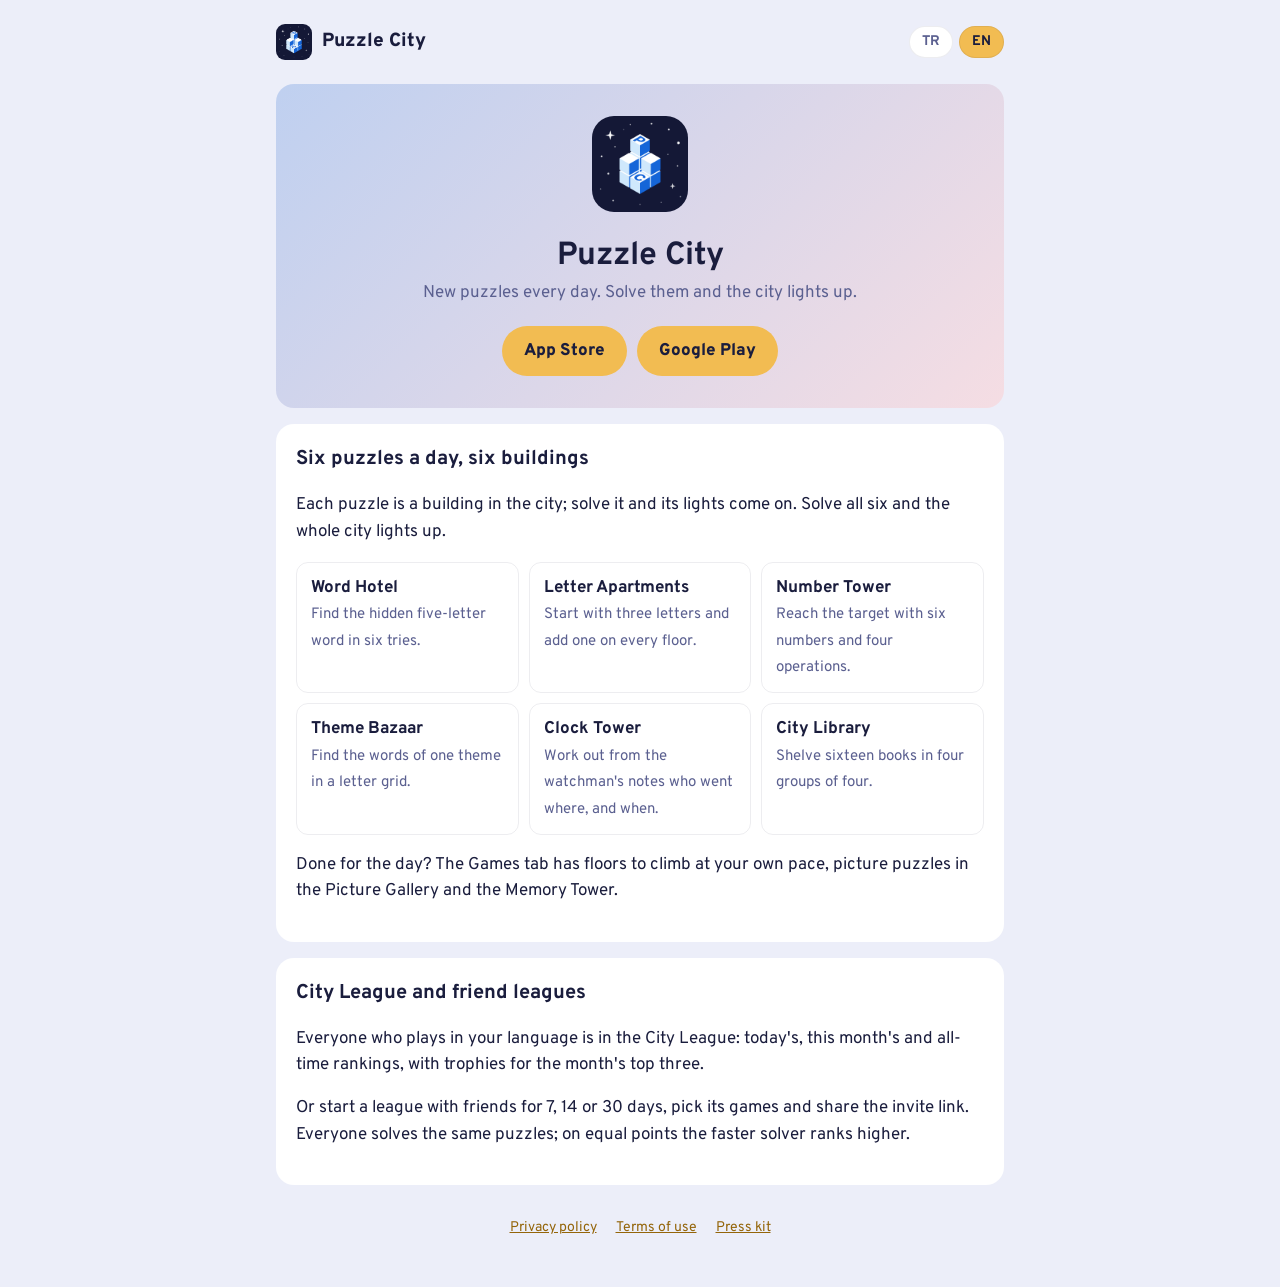
<file: index.html>
<!doctype html>
<html lang="en" data-lang="en"
      data-title-en="Puzzle City - Daily Puzzle and Leagues"
      data-title-tr="Bulmaca Şehri - Günlük Bulmaca ve Ligler">
<head>
  <meta charset="utf-8">
  <meta name="viewport" content="width=device-width, initial-scale=1">
  <title>Puzzle City - Daily Puzzle and Leagues</title>
  <meta name="description" content="Daily word and number puzzles in a city that lights up as you solve them, with leagues for you and your friends.">
  <link rel="icon" href="/assets/app_icon.png">
  <link rel="preconnect" href="https://fonts.googleapis.com">
  <link rel="preconnect" href="https://fonts.gstatic.com" crossorigin>
  <link href="https://fonts.googleapis.com/css2?family=Overpass:wght@400;700;800;900&display=swap" rel="stylesheet">
  <link rel="stylesheet" href="/assets/style.css?v=3">
  <script src="/assets/lang.js"></script>
</head>
<body>
  <div class="page">
    <div class="topbar">
      <a class="brand" href="/">
        <img src="/assets/app_icon.png" alt="">
        <span lang="en">Puzzle City</span><span lang="tr">Bulmaca Şehri</span>
      </a>
      <div class="lang-switch">
        <button type="button" data-set-lang="tr">TR</button>
        <button type="button" data-set-lang="en">EN</button>
      </div>
    </div>

    <section class="hero">
      <img src="/assets/app_icon.png" alt="">
      <h1 lang="en">Puzzle City</h1>
      <h1 lang="tr">Bulmaca Şehri</h1>
      <p lang="en">New puzzles every day. Solve them and the city lights up.</p>
      <p lang="tr">Her gün yeni bulmacalar. Çözdükçe şehrin ışıkları yanar.</p>
      <div class="stores">
        <a class="button" href="https://apps.apple.com/app/id6822248218">App Store</a>
        <a class="button" href="https://play.google.com/store/apps/details?id=com.alb.puzzlecity">Google Play</a>
      </div>
    </section>

    <section class="card">
      <h2 lang="en">Six puzzles a day, six buildings</h2>
      <h2 lang="tr">Günde altı bulmaca, altı bina</h2>
      <p lang="en">Each puzzle is a building in the city; solve it and its lights come on. Solve all six and the whole city lights up.</p>
      <p lang="tr">Her bulmaca şehirdeki bir bina; çözdükçe binanın ışıkları yanar. Altısını da çöz, bütün şehir aydınlansın.</p>
      <ul class="buildings">
        <li lang="en"><strong>Word Hotel</strong><span>Find the hidden five-letter word in six tries.</span></li>
        <li lang="tr"><strong>Kelime Oteli</strong><span>Beş harfli gizli kelimeyi altı denemede bul.</span></li>
        <li lang="en"><strong>Letter Apartments</strong><span>Start with three letters and add one on every floor.</span></li>
        <li lang="tr"><strong>Harf Apartmanı</strong><span>Üç harfle başla, her katta bir harf ekle.</span></li>
        <li lang="en"><strong>Number Tower</strong><span>Reach the target with six numbers and four operations.</span></li>
        <li lang="tr"><strong>Sayı Kulesi</strong><span>Altı sayı ve dört işlemle hedefe ulaş.</span></li>
        <li lang="en"><strong>Theme Bazaar</strong><span>Find the words of one theme in a letter grid.</span></li>
        <li lang="tr"><strong>Tema Çarşısı</strong><span>Harf ızgarasında bir temanın kelimelerini bul.</span></li>
        <li lang="en"><strong>Clock Tower</strong><span>Work out from the watchman's notes who went where, and when.</span></li>
        <li lang="tr"><strong>Saat Kulesi</strong><span>Bekçinin notlarından kimin ne zaman nereye gittiğini çıkar.</span></li>
        <li lang="en"><strong>City Library</strong><span>Shelve sixteen books in four groups of four.</span></li>
        <li lang="tr"><strong>Şehir Kütüphanesi</strong><span>On altı kitabı dörder dörder raflara diz.</span></li>
      </ul>
      <p lang="en">Done for the day? The Games tab has floors to climb at your own pace, picture puzzles in the Picture Gallery and the Memory Tower.</p>
      <p lang="tr">Günün bulmacaları bitti mi? Oyunlar sekmesinde kendi hızında çıkacağın katlar, Resim Galerisi'nde resim bulmacaları ve Hafıza Kulesi var.</p>
    </section>

    <section class="card">
      <h2 lang="en">City League and friend leagues</h2>
      <h2 lang="tr">Şehir Ligi ve arkadaş ligleri</h2>
      <p lang="en">Everyone who plays in your language is in the City League: today's, this month's and all-time rankings, with trophies for the month's top three.</p>
      <p lang="tr">Aynı dilde oynayan herkes Şehir Ligi'nde: günün, ayın ve tüm zamanların sıralaması; ayın ilk üçüne kupa.</p>
      <p lang="en">Or start a league with friends for 7, 14 or 30 days, pick its games and share the invite link. Everyone solves the same puzzles; on equal points the faster solver ranks higher.</p>
      <p lang="tr">Ya da arkadaşlarınla 7, 14 ya da 30 günlük bir lig kur, oyunlarını seç ve davet bağlantısını paylaş. Herkes aynı bulmacaları çözer; eşit puanda daha hızlı çözen öne geçer.</p>
    </section>

    <footer>
      <a href="/privacy/"><span lang="en">Privacy policy</span><span lang="tr">Gizlilik politikası</span></a>
      <a href="/terms/"><span lang="en">Terms of use</span><span lang="tr">Kullanım koşulları</span></a>
      <a href="/press/"><span lang="en">Press kit</span><span lang="tr">Basın kiti</span></a>
    </footer>
  </div>
</body>
</html>
</file>
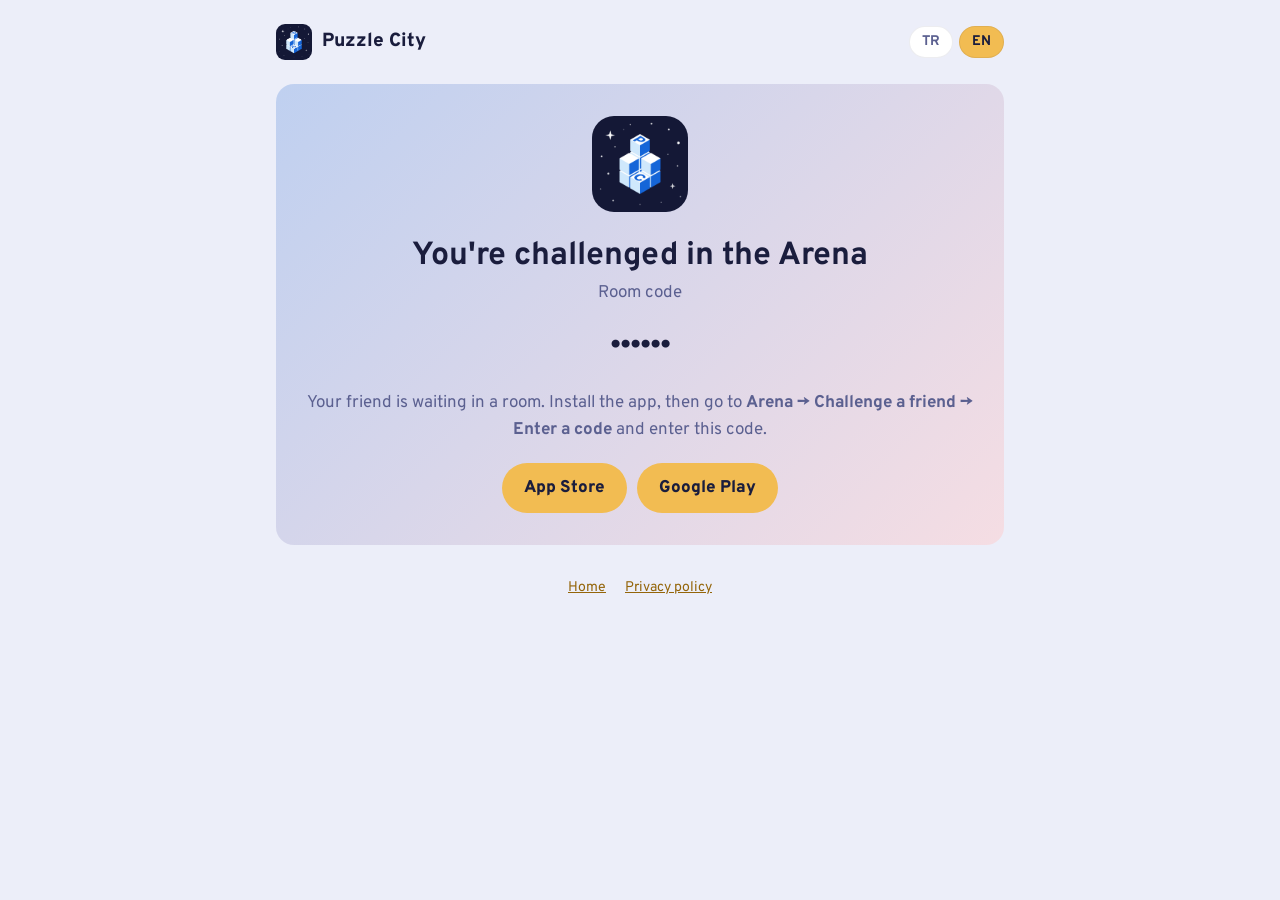
<file: arena/index.html>
<!doctype html>
<html lang="en" data-lang="en"
      data-title-en="A challenge in the Arena - Puzzle City"
      data-title-tr="Arena'da meydan okuma - Bulmaca Şehri">
<head>
  <meta charset="utf-8">
  <meta name="viewport" content="width=device-width, initial-scale=1">
  <title>A challenge in the Arena - Puzzle City</title>
  <meta name="robots" content="noindex">
  <link rel="icon" href="/assets/app_icon.png">
  <link rel="preconnect" href="https://fonts.googleapis.com">
  <link rel="preconnect" href="https://fonts.gstatic.com" crossorigin>
  <link href="https://fonts.googleapis.com/css2?family=Overpass:wght@400;700;800;900&display=swap" rel="stylesheet">
  <link rel="stylesheet" href="/assets/style.css?v=3">
  <script src="/assets/lang.js"></script>
</head>
<body>
  <!-- An Arena room's link (/arena/?code=ABC234). With the app installed,
       the phone opens the app straight in the room; this page is for
       everyone else. -->
  <div class="page">
    <div class="topbar">
      <a class="brand" href="/">
        <img src="/assets/app_icon.png" alt="">
        <span lang="en">Puzzle City</span><span lang="tr">Bulmaca Şehri</span>
      </a>
      <div class="lang-switch">
        <button type="button" data-set-lang="tr">TR</button>
        <button type="button" data-set-lang="en">EN</button>
      </div>
    </div>

    <section class="hero">
      <img src="/assets/app_icon.png" alt="">
      <h1 lang="en">You're challenged in the Arena</h1>
      <h1 lang="tr">Arena'da sana meydan okundu</h1>
      <p id="code-label" lang="en">Room code</p>
      <p lang="tr">Oda kodu</p>
      <div class="code" id="code">······</div>
      <p lang="en">Your friend is waiting in a room. Install the app, then go to <strong>Arena → Challenge a friend → Enter a code</strong> and enter this code.</p>
      <p lang="tr">Arkadaşın bir odada seni bekliyor. Uygulamayı yükle, sonra <strong>Arena → Arkadaşına meydan oku → Kod gir</strong> yolunu izle ve bu kodu yaz.</p>
      <div class="stores">
        <a class="button" href="https://apps.apple.com/app/id6822248218">App Store</a>
        <a class="button" href="https://play.google.com/store/apps/details?id=com.alb.puzzlecity">Google Play</a>
      </div>
    </section>

    <footer>
      <a href="/"><span lang="en">Home</span><span lang="tr">Ana sayfa</span></a>
      <a href="/privacy/"><span lang="en">Privacy policy</span><span lang="tr">Gizlilik politikası</span></a>
    </footer>
  </div>
  <script>
    // Only a real code (6 letters and digits) is shown.
    var code = (new URLSearchParams(location.search).get("code") || "").toUpperCase();
    if (/^[A-Z0-9]{6}$/.test(code)) document.getElementById("code").textContent = code;
  </script>
</body>
</html>
</file>
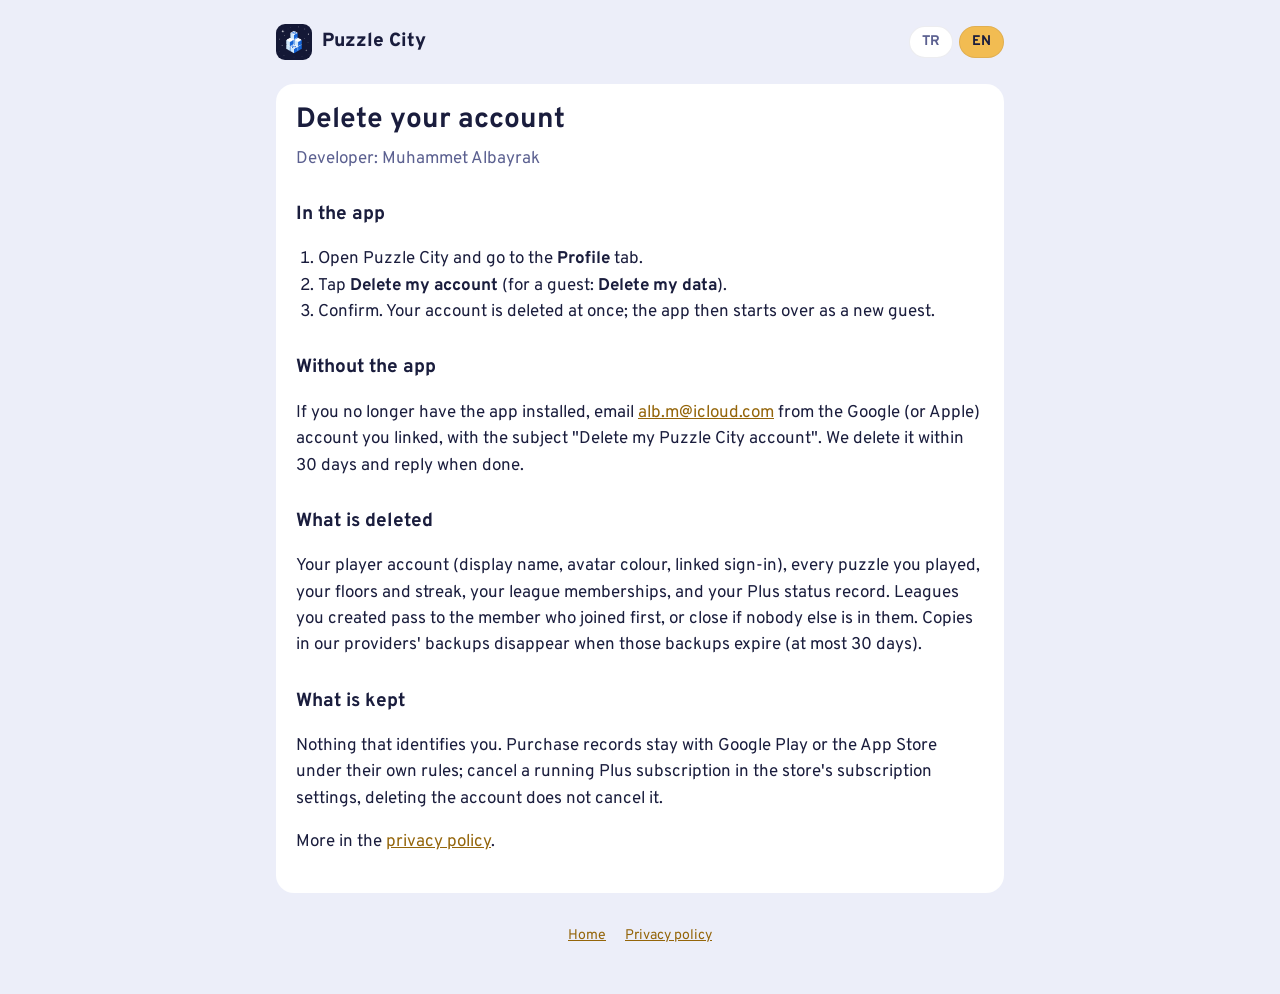
<file: delete-account/index.html>
<!doctype html>
<html lang="en" data-lang="en"
      data-title-en="Delete your account - Puzzle City"
      data-title-tr="Hesabını sil - Bulmaca Şehri">
<head>
  <meta charset="utf-8">
  <meta name="viewport" content="width=device-width, initial-scale=1">
  <title>Delete your account - Puzzle City</title>
  <link rel="icon" href="/assets/app_icon.png">
  <link rel="preconnect" href="https://fonts.googleapis.com">
  <link rel="preconnect" href="https://fonts.gstatic.com" crossorigin>
  <link href="https://fonts.googleapis.com/css2?family=Overpass:wght@400;700;800;900&display=swap" rel="stylesheet">
  <link rel="stylesheet" href="/assets/style.css?v=3">
  <script src="/assets/lang.js"></script>
</head>
<body>
  <div class="page">
    <div class="topbar">
      <a class="brand" href="/">
        <img src="/assets/app_icon.png" alt="">
        <span lang="en">Puzzle City</span><span lang="tr">Bulmaca Şehri</span>
      </a>
      <div class="lang-switch">
        <button type="button" data-set-lang="tr">TR</button>
        <button type="button" data-set-lang="en">EN</button>
      </div>
    </div>

    <article class="card legal" lang="en">
      <h1>Delete your account</h1>
      <p class="updated">Developer: Muhammet Albayrak</p>

      <h2>In the app</h2>
      <ol>
        <li>Open Puzzle City and go to the <strong>Profile</strong> tab.</li>
        <li>Tap <strong>Delete my account</strong> (for a guest: <strong>Delete my data</strong>).</li>
        <li>Confirm. Your account is deleted at once; the app then starts over as a new guest.</li>
      </ol>

      <h2>Without the app</h2>
      <p>If you no longer have the app installed, email <a href="mailto:alb.m@icloud.com?subject=Delete%20my%20Puzzle%20City%20account">alb.m@icloud.com</a> from the Google (or Apple) account you linked, with the subject "Delete my Puzzle City account". We delete it within 30 days and reply when done.</p>

      <h2>What is deleted</h2>
      <p>Your player account (display name, avatar colour, linked sign-in), every puzzle you played, your floors and streak, your league memberships, and your Plus status record. Leagues you created pass to the member who joined first, or close if nobody else is in them. Copies in our providers' backups disappear when those backups expire (at most 30 days).</p>

      <h2>What is kept</h2>
      <p>Nothing that identifies you. Purchase records stay with Google Play or the App Store under their own rules; cancel a running Plus subscription in the store's subscription settings, deleting the account does not cancel it.</p>

      <p>More in the <a href="/privacy/">privacy policy</a>.</p>
    </article>

    <article class="card legal" lang="tr">
      <h1>Hesabını sil</h1>
      <p class="updated">Geliştirici: Muhammet Albayrak</p>

      <h2>Uygulamanın içinden</h2>
      <ol>
        <li>Bulmaca Şehri'ni aç, <strong>Profil</strong> sekmesine git.</li>
        <li><strong>Hesabımı sil</strong>'e dokun (misafirsen <strong>Verilerimi sil</strong>).</li>
        <li>Onayla. Hesabın hemen silinir; uygulama yeni bir misafir olarak baştan başlar.</li>
      </ol>

      <h2>Uygulama olmadan</h2>
      <p>Uygulama artık telefonunda yoksa, bağladığın Google (ya da Apple) hesabından <a href="mailto:alb.m@icloud.com?subject=Bulmaca%20%C5%9Eehri%20hesab%C4%B1m%C4%B1%20sil">alb.m@icloud.com</a> adresine "Bulmaca Şehri hesabımı sil" konulu bir e-posta gönder. 30 gün içinde sileriz ve bittiğinde yanıt veririz.</p>

      <h2>Silinenler</h2>
      <p>Oyuncu hesabın (görünen ad, avatar rengi, bağlı giriş), oynadığın bütün bulmacalar, katların ve serin, lig üyeliklerin ve Plus durumu kaydın. Kurduğun ligler ilk katılan üyeye geçer, kimse yoksa kapanır. Sağlayıcılarımızın yedeklerindeki kopyalar yedekler silinince (en çok 30 gün) kaybolur.</p>

      <h2>Kalanlar</h2>
      <p>Seni tanımlayan hiçbir şey kalmaz. Satın alma kayıtları Google Play ya da App Store'da kendi kurallarına göre durur; süren bir Plus aboneliğini mağazanın abonelik ayarlarından iptal et, hesabı silmek aboneliği iptal etmez.</p>

      <p>Ayrıntılar <a href="/privacy/">gizlilik politikasında</a>.</p>
    </article>

    <footer>
      <a href="/"><span lang="en">Home</span><span lang="tr">Ana sayfa</span></a>
      <a href="/privacy/"><span lang="en">Privacy policy</span><span lang="tr">Gizlilik politikası</span></a>
    </footer>
  </div>
</body>
</html>
</file>
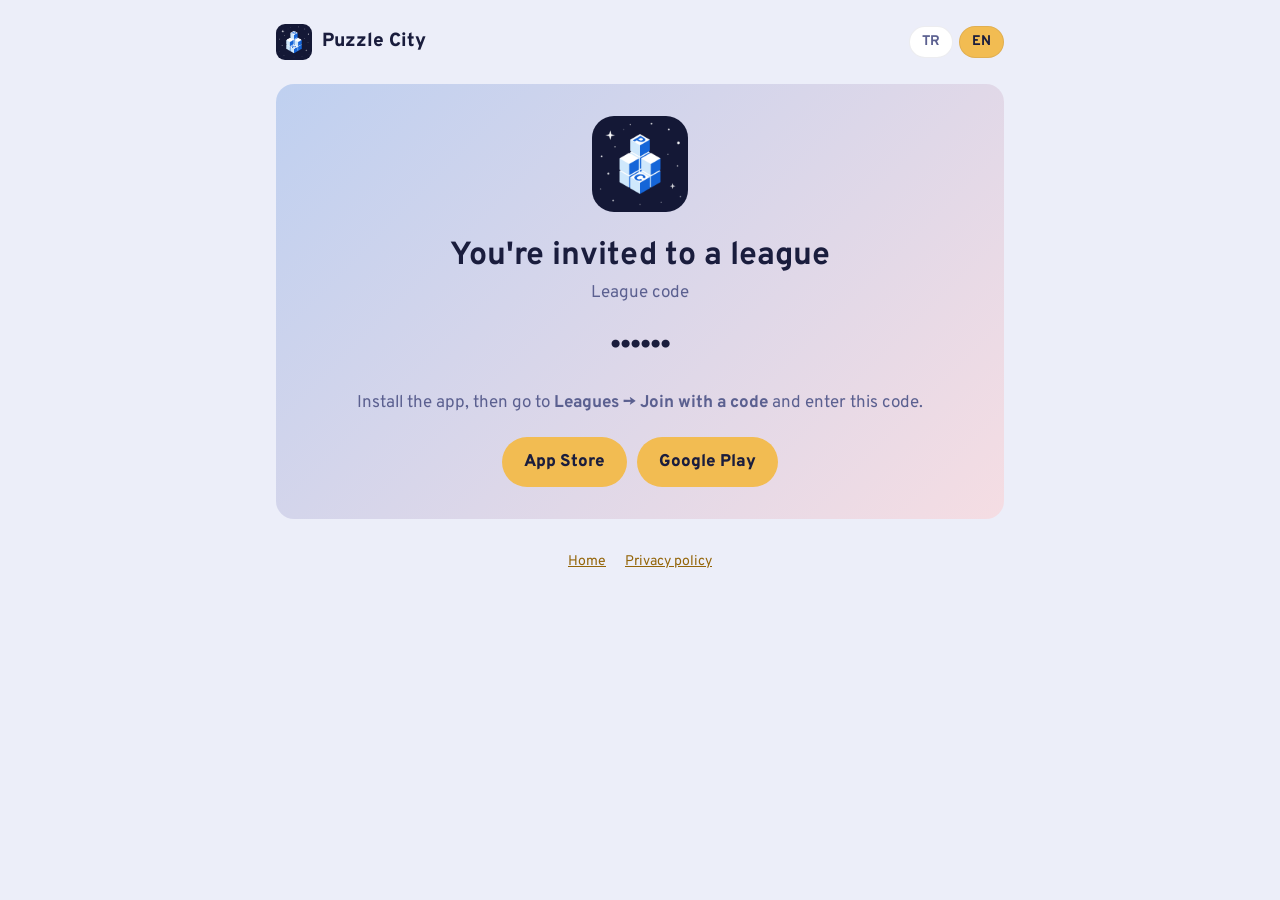
<file: join/index.html>
<!doctype html>
<html lang="en" data-lang="en"
      data-title-en="Join a league - Puzzle City"
      data-title-tr="Lige katıl - Bulmaca Şehri">
<head>
  <meta charset="utf-8">
  <meta name="viewport" content="width=device-width, initial-scale=1">
  <title>Join a league - Puzzle City</title>
  <meta name="robots" content="noindex">
  <link rel="icon" href="/assets/app_icon.png">
  <link rel="preconnect" href="https://fonts.googleapis.com">
  <link rel="preconnect" href="https://fonts.gstatic.com" crossorigin>
  <link href="https://fonts.googleapis.com/css2?family=Overpass:wght@400;700;800;900&display=swap" rel="stylesheet">
  <link rel="stylesheet" href="/assets/style.css?v=3">
  <script src="/assets/lang.js"></script>
</head>
<body>
  <!-- An invite link (/join/?code=ABC234). With the app installed, the phone
       opens the app straight away; this page is for everyone else. -->
  <div class="page">
    <div class="topbar">
      <a class="brand" href="/">
        <img src="/assets/app_icon.png" alt="">
        <span lang="en">Puzzle City</span><span lang="tr">Bulmaca Şehri</span>
      </a>
      <div class="lang-switch">
        <button type="button" data-set-lang="tr">TR</button>
        <button type="button" data-set-lang="en">EN</button>
      </div>
    </div>

    <section class="hero">
      <img src="/assets/app_icon.png" alt="">
      <h1 lang="en">You're invited to a league</h1>
      <h1 lang="tr">Bir lige davet edildin</h1>
      <p id="code-label" lang="en">League code</p>
      <p lang="tr">Lig kodu</p>
      <div class="code" id="code">······</div>
      <p lang="en">Install the app, then go to <strong>Leagues → Join with a code</strong> and enter this code.</p>
      <p lang="tr">Uygulamayı yükle, sonra <strong>Ligler → Koda katıl</strong>'a git ve bu kodu yaz.</p>
      <div class="stores">
        <a class="button" href="https://apps.apple.com/app/id6822248218">App Store</a>
        <a class="button" href="https://play.google.com/store/apps/details?id=com.alb.puzzlecity">Google Play</a>
      </div>
    </section>

    <footer>
      <a href="/"><span lang="en">Home</span><span lang="tr">Ana sayfa</span></a>
      <a href="/privacy/"><span lang="en">Privacy policy</span><span lang="tr">Gizlilik politikası</span></a>
    </footer>
  </div>
  <script>
    // Only a real code (6 letters and digits) is shown.
    var code = (new URLSearchParams(location.search).get("code") || "").toUpperCase();
    if (/^[A-Z0-9]{6}$/.test(code)) document.getElementById("code").textContent = code;
  </script>
</body>
</html>
</file>
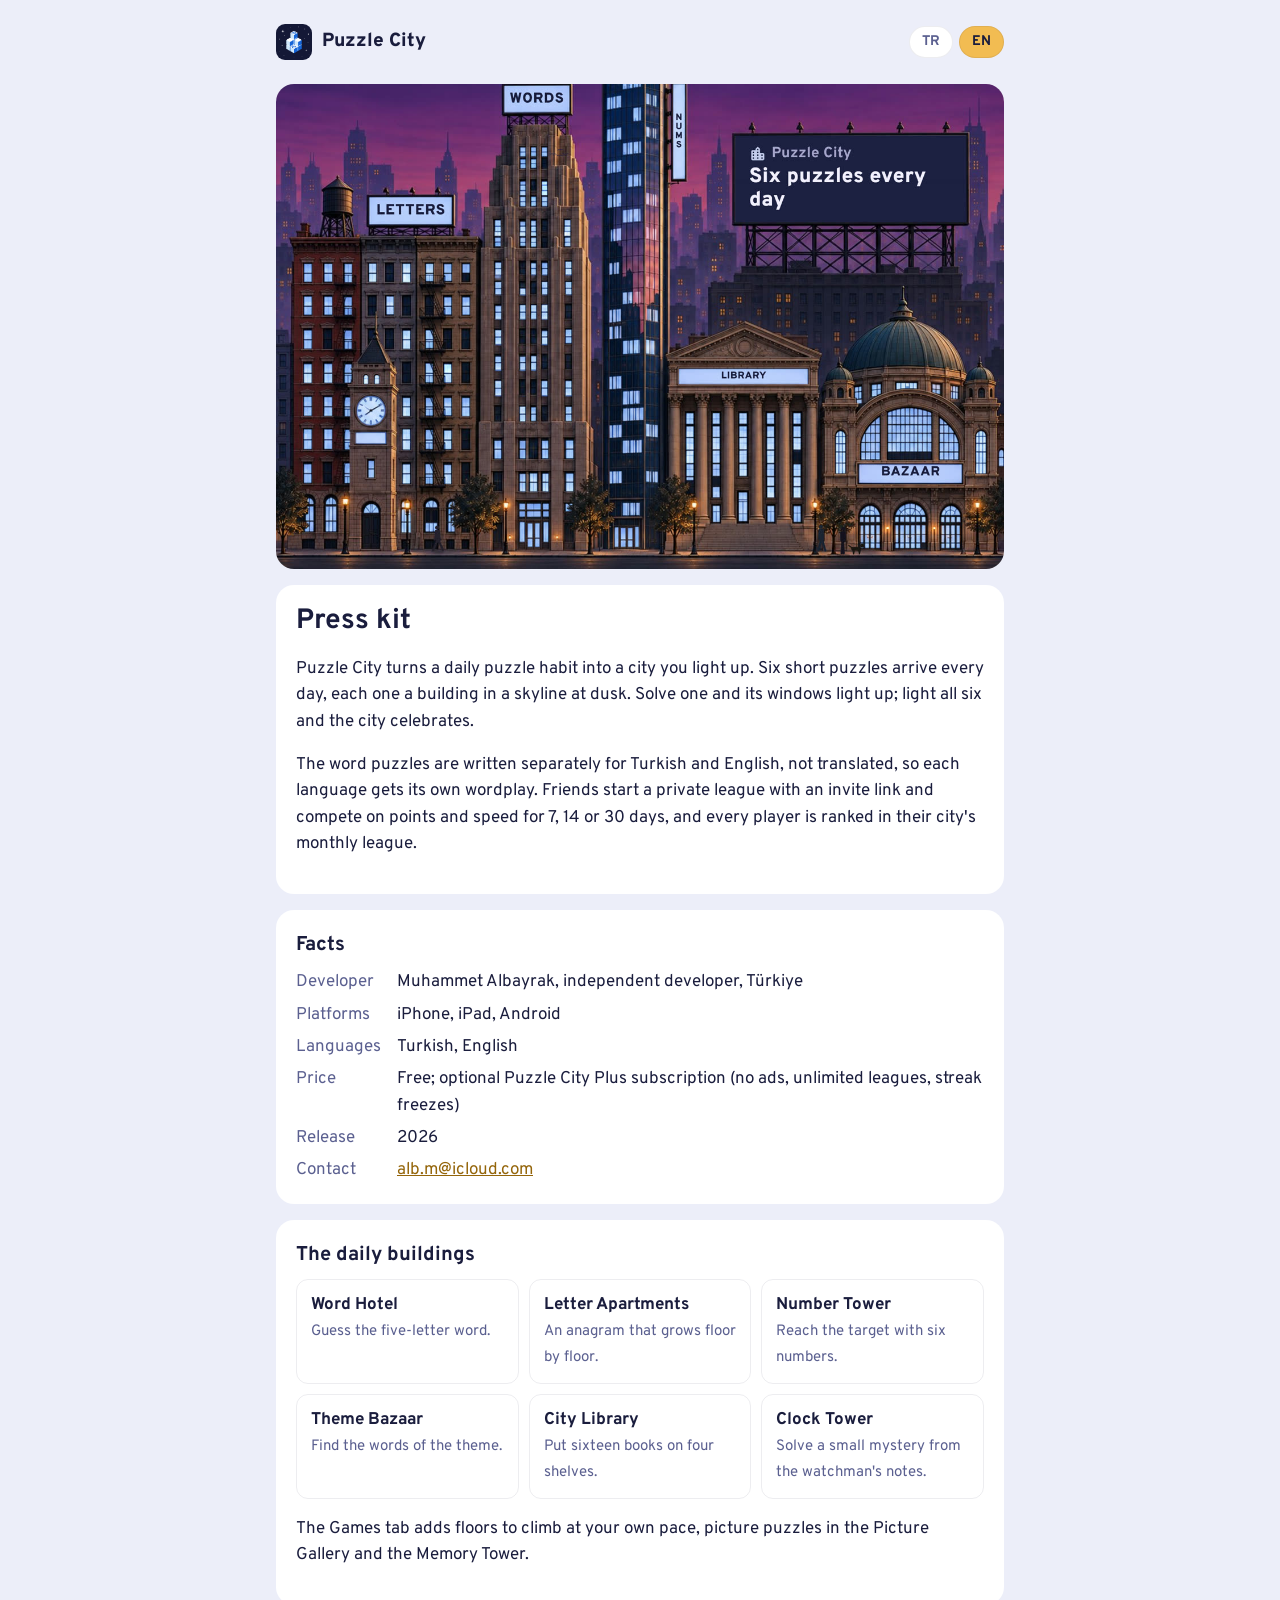
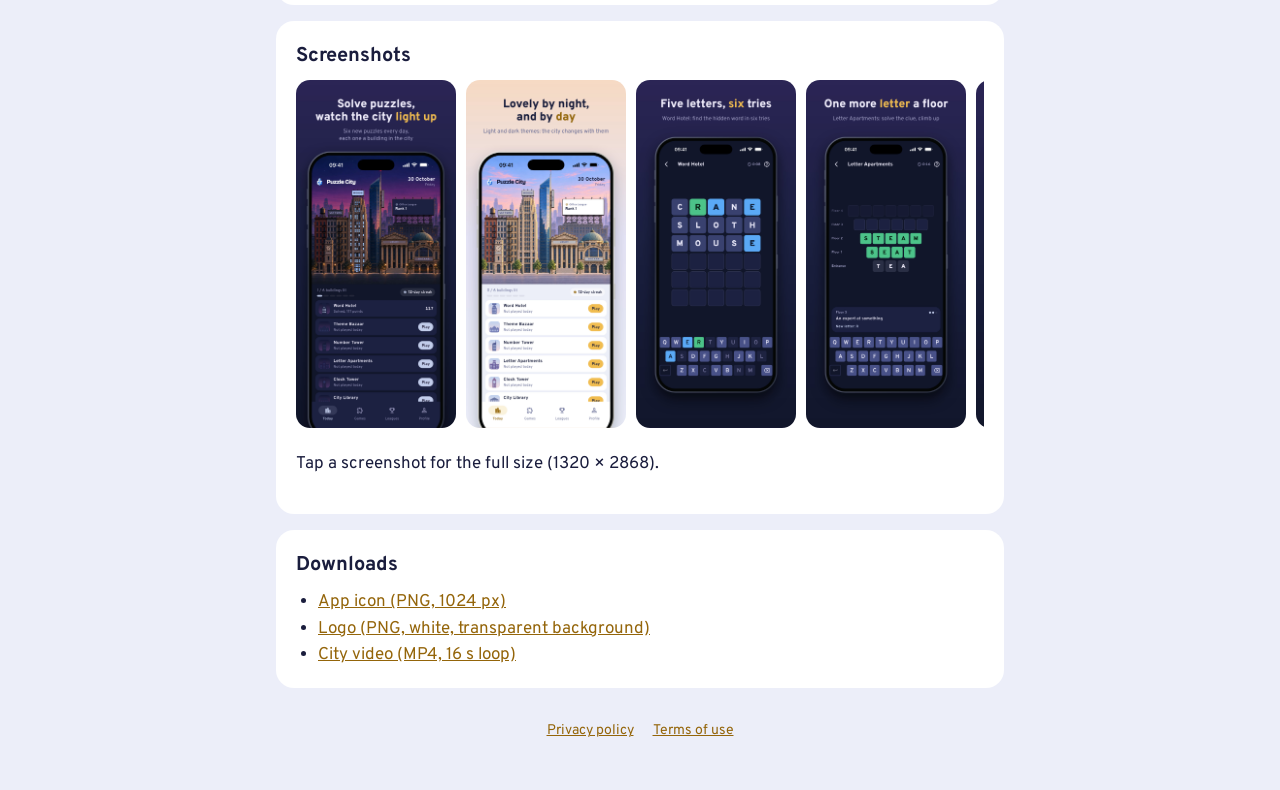
<file: press/index.html>
<!doctype html>
<html lang="en" data-lang="en"
      data-title-en="Press kit - Puzzle City"
      data-title-tr="Basın kiti - Bulmaca Şehri">
<head>
  <meta charset="utf-8">
  <meta name="viewport" content="width=device-width, initial-scale=1">
  <title>Press kit - Puzzle City</title>
  <meta name="description" content="Puzzle City press kit: six daily puzzles in a city that lights up as you solve them, with leagues for friends.">
  <link rel="icon" href="/assets/app_icon.png">
  <link rel="preconnect" href="https://fonts.googleapis.com">
  <link rel="preconnect" href="https://fonts.gstatic.com" crossorigin>
  <link href="https://fonts.googleapis.com/css2?family=Overpass:wght@400;700;800;900&display=swap" rel="stylesheet">
  <link rel="stylesheet" href="/assets/style.css?v=3">
  <script src="/assets/lang.js"></script>
</head>
<body>
  <div class="page">
    <div class="topbar">
      <a class="brand" href="/">
        <img src="/assets/app_icon.png" alt="">
        <span lang="en">Puzzle City</span><span lang="tr">Bulmaca Şehri</span>
      </a>
      <div class="lang-switch">
        <button type="button" data-set-lang="tr">TR</button>
        <button type="button" data-set-lang="en">EN</button>
      </div>
    </div>

    <video class="city-video" lang="en" src="city-en.mp4" poster="city-en.jpg"
           autoplay muted loop playsinline aria-label="The city at night: birds, people and cars passing, windows switching on and off"></video>
    <video class="city-video" lang="tr" src="city-tr.mp4" poster="city-tr.jpg"
           autoplay muted loop playsinline aria-label="Gece şehir: geçen kuşlar, insanlar ve arabalar, yanıp sönen pencereler"></video>

    <section class="card">
      <h1 lang="en">Press kit</h1>
      <h1 lang="tr">Basın kiti</h1>
      <p lang="en">Puzzle City turns a daily puzzle habit into a city you light up. Six short puzzles arrive every day, each one a building in a skyline at dusk. Solve one and its windows light up; light all six and the city celebrates.</p>
      <p lang="tr">Bulmaca Şehri, günlük bulmaca alışkanlığını aydınlattığın bir şehre çeviriyor. Her gün altı kısa bulmaca gelir; her biri alacakaranlıktaki şehrin bir binasıdır. Birini çözdüğünde pencereleri yanar; altısını da yakınca şehir kutlama yapar.</p>
      <p lang="en">The word puzzles are written separately for Turkish and English, not translated, so each language gets its own wordplay. Friends start a private league with an invite link and compete on points and speed for 7, 14 or 30 days, and every player is ranked in their city's monthly league.</p>
      <p lang="tr">Kelime bulmacaları Türkçe ve İngilizce için ayrı ayrı yazılır, çevrilmez; böylece her dilin kendi kelime oyunları olur. Arkadaşlar bir davet bağlantısıyla özel lig kurar ve 7, 14 ya da 30 gün boyunca puan ve hızla yarışır; her oyuncu kendi şehrinin aylık liginde de sıralanır.</p>
    </section>

    <section class="card">
      <h2 lang="en">Facts</h2>
      <h2 lang="tr">Bilgiler</h2>
      <dl class="facts">
        <dt lang="en">Developer</dt><dt lang="tr">Geliştirici</dt>
        <dd lang="en">Muhammet Albayrak, independent developer, Türkiye</dd>
        <dd lang="tr">Muhammet Albayrak, bağımsız geliştirici, Türkiye</dd>
        <dt lang="en">Platforms</dt><dt lang="tr">Platformlar</dt>
        <dd>iPhone, iPad, Android</dd>
        <dt lang="en">Languages</dt><dt lang="tr">Diller</dt>
        <dd lang="en">Turkish, English</dd>
        <dd lang="tr">Türkçe, İngilizce</dd>
        <dt lang="en">Price</dt><dt lang="tr">Fiyat</dt>
        <dd lang="en">Free; optional Puzzle City Plus subscription (no ads, unlimited leagues, streak freezes)</dd>
        <dd lang="tr">Ücretsiz; isteğe bağlı Bulmaca Şehri Plus aboneliği (reklamsız, sınırsız lig, seri dondurma)</dd>
        <dt lang="en">Release</dt><dt lang="tr">Çıkış</dt>
        <dd>2026</dd>
        <dt lang="en">Contact</dt><dt lang="tr">İletişim</dt>
        <dd><a href="mailto:alb.m@icloud.com">alb.m@icloud.com</a></dd>
      </dl>
    </section>

    <section class="card">
      <h2 lang="en">The daily buildings</h2>
      <h2 lang="tr">Günlük binalar</h2>
      <ul class="buildings">
        <li lang="en"><strong>Word Hotel</strong><span>Guess the five-letter word.</span></li>
        <li lang="tr"><strong>Kelime Oteli</strong><span>Beş harfli kelimeyi bul.</span></li>
        <li lang="en"><strong>Letter Apartments</strong><span>An anagram that grows floor by floor.</span></li>
        <li lang="tr"><strong>Harf Apartmanı</strong><span>Kat kat büyüyen bir anagram.</span></li>
        <li lang="en"><strong>Number Tower</strong><span>Reach the target with six numbers.</span></li>
        <li lang="tr"><strong>Sayı Kulesi</strong><span>Altı sayıyla hedefe ulaş.</span></li>
        <li lang="en"><strong>Theme Bazaar</strong><span>Find the words of the theme.</span></li>
        <li lang="tr"><strong>Tema Çarşısı</strong><span>Temanın kelimelerini bul.</span></li>
        <li lang="en"><strong>City Library</strong><span>Put sixteen books on four shelves.</span></li>
        <li lang="tr"><strong>Şehir Kütüphanesi</strong><span>On altı kitabı dört rafa diz.</span></li>
        <li lang="en"><strong>Clock Tower</strong><span>Solve a small mystery from the watchman's notes.</span></li>
        <li lang="tr"><strong>Saat Kulesi</strong><span>Bekçinin notlarından küçük bir gizemi çöz.</span></li>
      </ul>
      <p lang="en">The Games tab adds floors to climb at your own pace, picture puzzles in the Picture Gallery and the Memory Tower.</p>
      <p lang="tr">Oyunlar sekmesinde kendi hızında çıkacağın katlar, Resim Galerisi'nde resim bulmacaları ve Hafıza Kulesi var.</p>
    </section>

    <section class="card">
      <h2 lang="en">Screenshots</h2>
      <h2 lang="tr">Ekran görüntüleri</h2>
      <div class="shots" lang="en">
        <a href="en-1.jpg"><img src="en-1.jpg" loading="lazy" alt="The city at night with its buildings lit"></a>
        <a href="en-2.jpg"><img src="en-2.jpg" loading="lazy" alt="The city by day, in the light theme"></a>
        <a href="en-3.jpg"><img src="en-3.jpg" loading="lazy" alt="Word Hotel"></a>
        <a href="en-4.jpg"><img src="en-4.jpg" loading="lazy" alt="Letter Apartments"></a>
        <a href="en-5.jpg"><img src="en-5.jpg" loading="lazy" alt="Number Tower"></a>
        <a href="en-6.jpg"><img src="en-6.jpg" loading="lazy" alt="Clock Tower"></a>
        <a href="en-7.jpg"><img src="en-7.jpg" loading="lazy" alt="City Library"></a>
        <a href="en-8.jpg"><img src="en-8.jpg" loading="lazy" alt="A league table"></a>
      </div>
      <div class="shots" lang="tr">
        <a href="tr-1.jpg"><img src="tr-1.jpg" loading="lazy" alt="Binaları ışıl ışıl gece şehir"></a>
        <a href="tr-2.jpg"><img src="tr-2.jpg" loading="lazy" alt="Açık temada gündüz şehir"></a>
        <a href="tr-3.jpg"><img src="tr-3.jpg" loading="lazy" alt="Kelime Oteli"></a>
        <a href="tr-4.jpg"><img src="tr-4.jpg" loading="lazy" alt="Harf Apartmanı"></a>
        <a href="tr-5.jpg"><img src="tr-5.jpg" loading="lazy" alt="Sayı Kulesi"></a>
        <a href="tr-6.jpg"><img src="tr-6.jpg" loading="lazy" alt="Saat Kulesi"></a>
        <a href="tr-7.jpg"><img src="tr-7.jpg" loading="lazy" alt="Şehir Kütüphanesi"></a>
        <a href="tr-8.jpg"><img src="tr-8.jpg" loading="lazy" alt="Bir lig tablosu"></a>
      </div>
      <p lang="en">Tap a screenshot for the full size (1320 × 2868).</p>
      <p lang="tr">Tam boyu (1320 × 2868) için görsele dokun.</p>
    </section>

    <section class="card">
      <h2 lang="en">Downloads</h2>
      <h2 lang="tr">İndirilebilir dosyalar</h2>
      <ul class="downloads">
        <li><a href="icon-1024.png" download><span lang="en">App icon (PNG, 1024 px)</span><span lang="tr">Uygulama simgesi (PNG, 1024 px)</span></a></li>
        <li><a href="logo.png" download><span lang="en">Logo (PNG, white, transparent background)</span><span lang="tr">Logo (PNG, beyaz, saydam zemin)</span></a></li>
        <li lang="en"><a href="city-en.mp4" download>City video (MP4, 16 s loop)</a></li>
        <li lang="tr"><a href="city-tr.mp4" download>Şehir videosu (MP4, 16 sn döngü)</a></li>
      </ul>
    </section>

    <footer>
      <a href="/privacy/"><span lang="en">Privacy policy</span><span lang="tr">Gizlilik politikası</span></a>
      <a href="/terms/"><span lang="en">Terms of use</span><span lang="tr">Kullanım koşulları</span></a>
    </footer>
  </div>
</body>
</html>
</file>
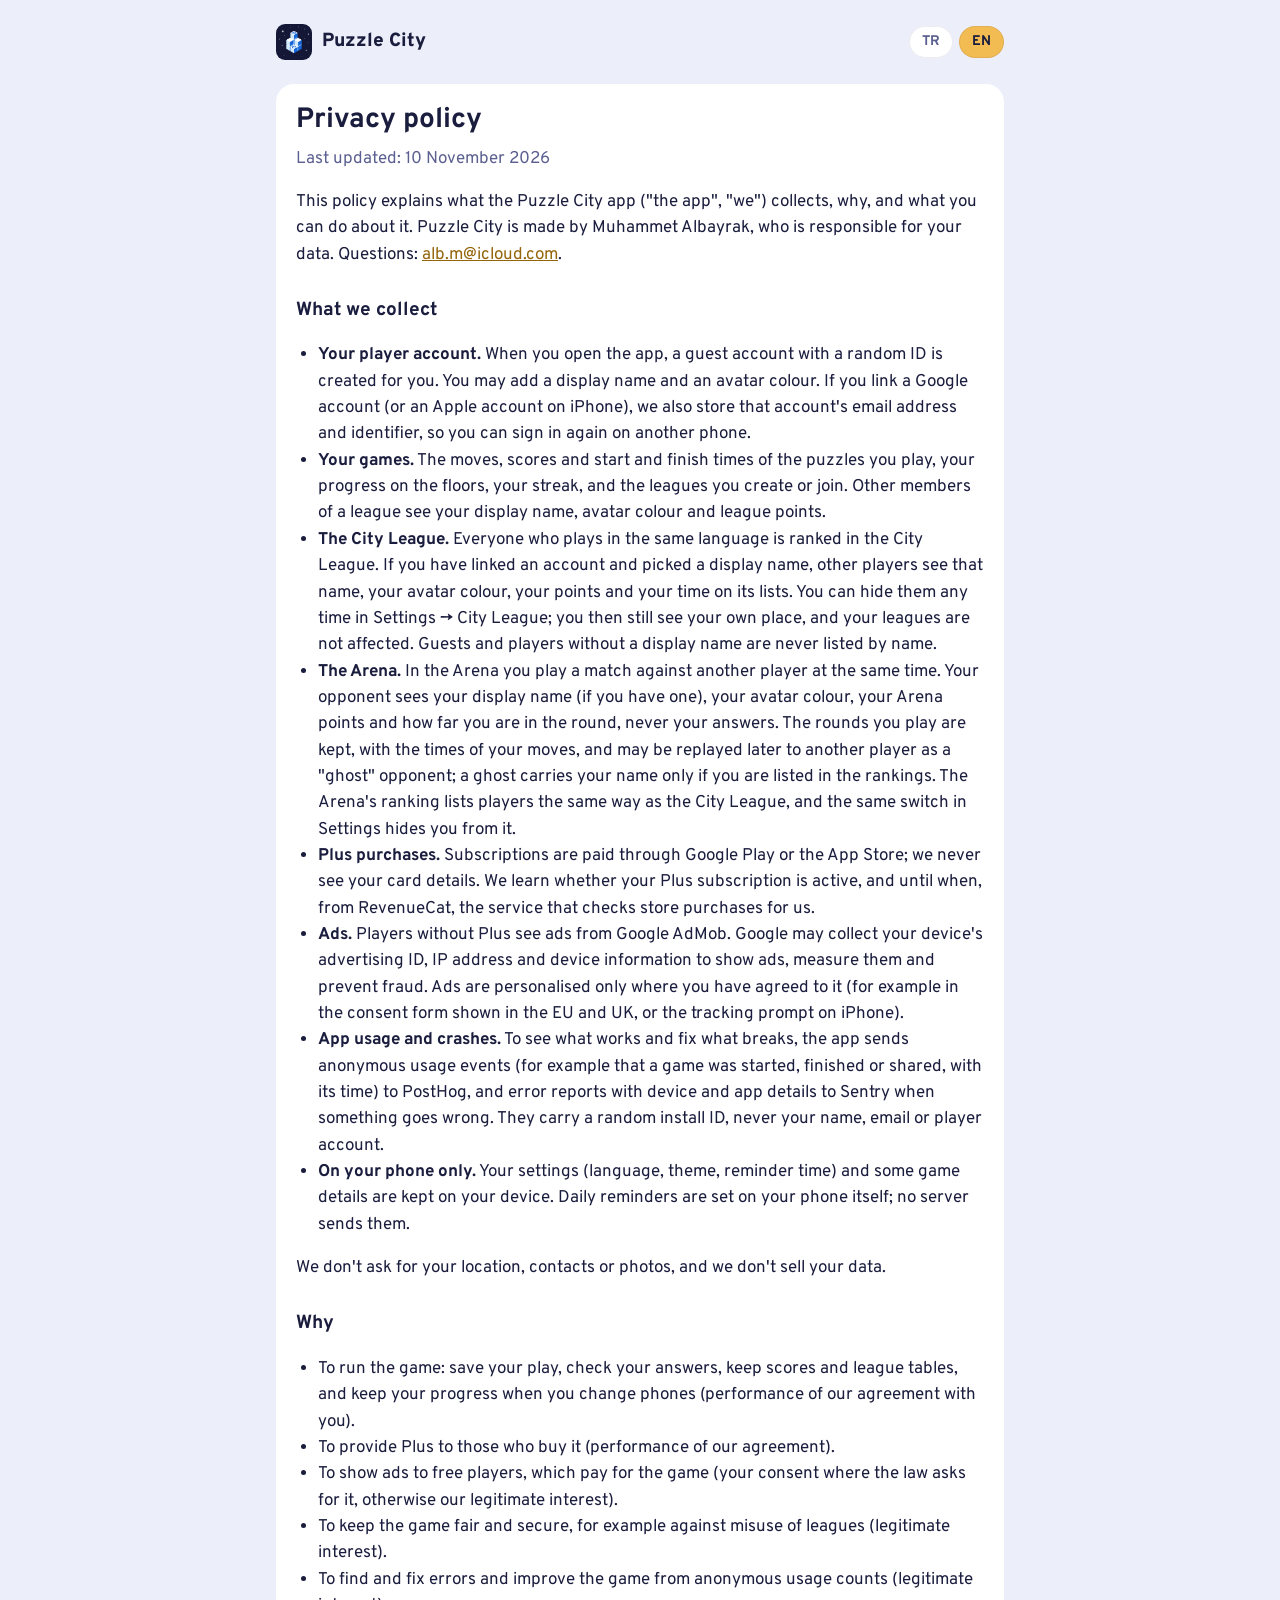
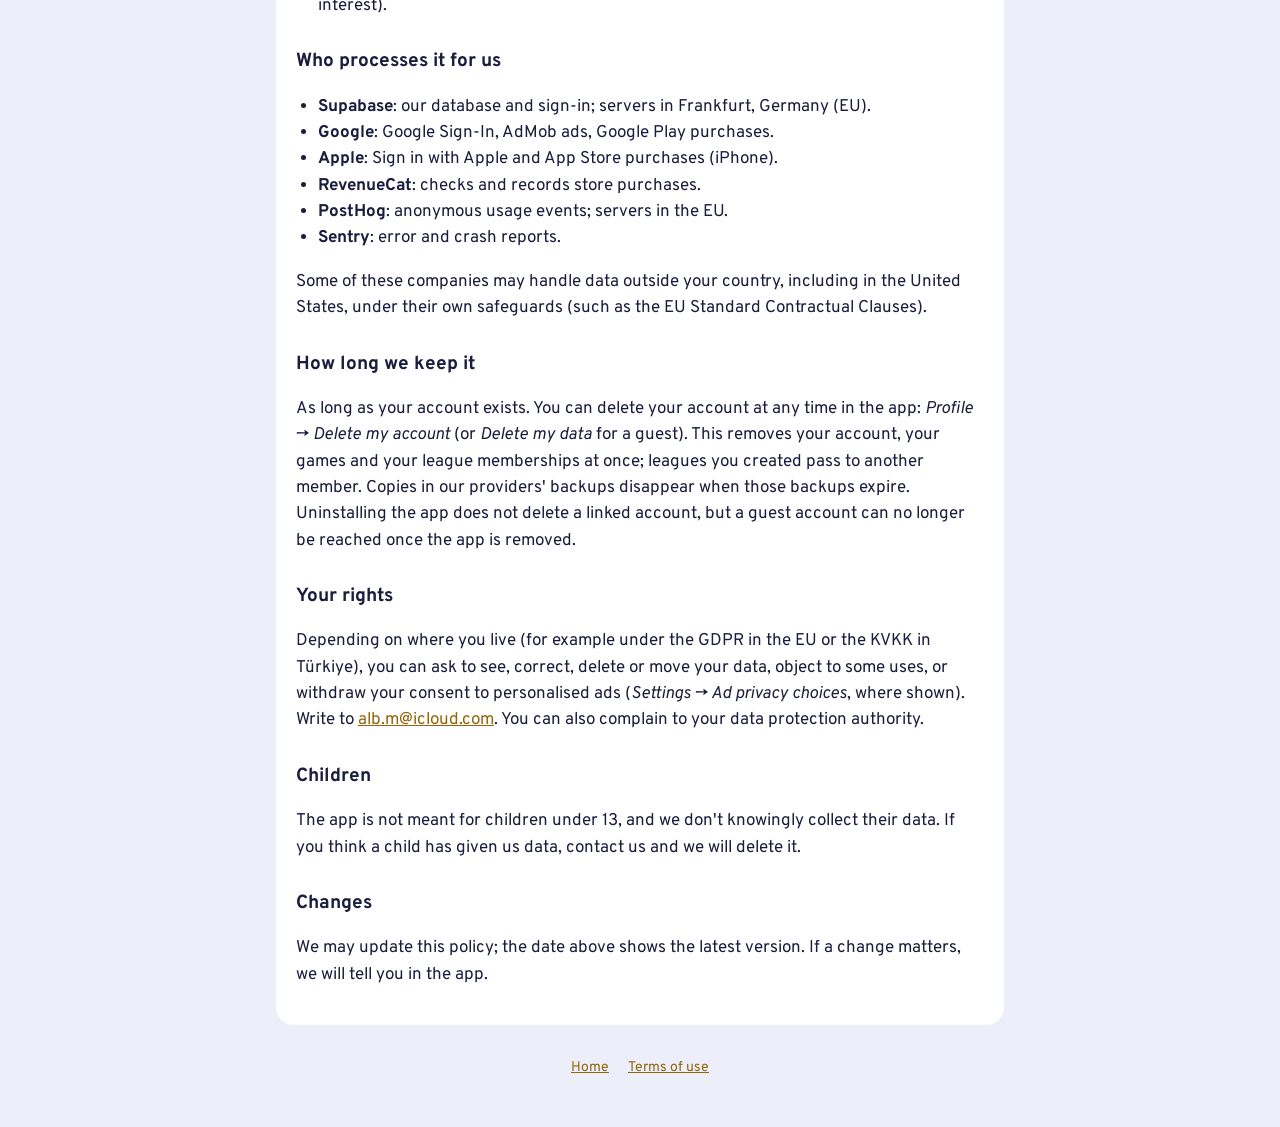
<file: privacy/index.html>
<!doctype html>
<html lang="en" data-lang="en"
      data-title-en="Privacy policy - Puzzle City"
      data-title-tr="Gizlilik politikası - Bulmaca Şehri">
<head>
  <meta charset="utf-8">
  <meta name="viewport" content="width=device-width, initial-scale=1">
  <title>Privacy policy - Puzzle City</title>
  <link rel="icon" href="/assets/app_icon.png">
  <link rel="preconnect" href="https://fonts.googleapis.com">
  <link rel="preconnect" href="https://fonts.gstatic.com" crossorigin>
  <link href="https://fonts.googleapis.com/css2?family=Overpass:wght@400;700;800;900&display=swap" rel="stylesheet">
  <link rel="stylesheet" href="/assets/style.css?v=3">
  <script src="/assets/lang.js"></script>
</head>
<body>
  <div class="page">
    <div class="topbar">
      <a class="brand" href="/">
        <img src="/assets/app_icon.png" alt="">
        <span lang="en">Puzzle City</span><span lang="tr">Bulmaca Şehri</span>
      </a>
      <div class="lang-switch">
        <button type="button" data-set-lang="tr">TR</button>
        <button type="button" data-set-lang="en">EN</button>
      </div>
    </div>

    <article class="card legal" lang="en">
      <h1>Privacy policy</h1>
      <p class="updated">Last updated: 10 November 2026</p>

      <p>This policy explains what the Puzzle City app ("the app", "we") collects, why, and what you can do about it. Puzzle City is made by Muhammet Albayrak, who is responsible for your data. Questions: <a href="mailto:alb.m@icloud.com">alb.m@icloud.com</a>.</p>

      <h2>What we collect</h2>
      <ul>
        <li><strong>Your player account.</strong> When you open the app, a guest account with a random ID is created for you. You may add a display name and an avatar colour. If you link a Google account (or an Apple account on iPhone), we also store that account's email address and identifier, so you can sign in again on another phone.</li>
        <li><strong>Your games.</strong> The moves, scores and start and finish times of the puzzles you play, your progress on the floors, your streak, and the leagues you create or join. Other members of a league see your display name, avatar colour and league points.</li>
        <li><strong>The City League.</strong> Everyone who plays in the same language is ranked in the City League. If you have linked an account and picked a display name, other players see that name, your avatar colour, your points and your time on its lists. You can hide them any time in Settings → City League; you then still see your own place, and your leagues are not affected. Guests and players without a display name are never listed by name.</li>
        <li><strong>The Arena.</strong> In the Arena you play a match against another player at the same time. Your opponent sees your display name (if you have one), your avatar colour, your Arena points and how far you are in the round, never your answers. The rounds you play are kept, with the times of your moves, and may be replayed later to another player as a "ghost" opponent; a ghost carries your name only if you are listed in the rankings. The Arena's ranking lists players the same way as the City League, and the same switch in Settings hides you from it.</li>
        <li><strong>Plus purchases.</strong> Subscriptions are paid through Google Play or the App Store; we never see your card details. We learn whether your Plus subscription is active, and until when, from RevenueCat, the service that checks store purchases for us.</li>
        <li><strong>Ads.</strong> Players without Plus see ads from Google AdMob. Google may collect your device's advertising ID, IP address and device information to show ads, measure them and prevent fraud. Ads are personalised only where you have agreed to it (for example in the consent form shown in the EU and UK, or the tracking prompt on iPhone).</li>
        <li><strong>App usage and crashes.</strong> To see what works and fix what breaks, the app sends anonymous usage events (for example that a game was started, finished or shared, with its time) to PostHog, and error reports with device and app details to Sentry when something goes wrong. They carry a random install ID, never your name, email or player account.</li>
        <li><strong>On your phone only.</strong> Your settings (language, theme, reminder time) and some game details are kept on your device. Daily reminders are set on your phone itself; no server sends them.</li>
      </ul>
      <p>We don't ask for your location, contacts or photos, and we don't sell your data.</p>

      <h2>Why</h2>
      <ul>
        <li>To run the game: save your play, check your answers, keep scores and league tables, and keep your progress when you change phones (performance of our agreement with you).</li>
        <li>To provide Plus to those who buy it (performance of our agreement).</li>
        <li>To show ads to free players, which pay for the game (your consent where the law asks for it, otherwise our legitimate interest).</li>
        <li>To keep the game fair and secure, for example against misuse of leagues (legitimate interest).</li>
        <li>To find and fix errors and improve the game from anonymous usage counts (legitimate interest).</li>
      </ul>

      <h2>Who processes it for us</h2>
      <ul>
        <li><strong>Supabase</strong>: our database and sign-in; servers in Frankfurt, Germany (EU).</li>
        <li><strong>Google</strong>: Google Sign-In, AdMob ads, Google Play purchases.</li>
        <li><strong>Apple</strong>: Sign in with Apple and App Store purchases (iPhone).</li>
        <li><strong>RevenueCat</strong>: checks and records store purchases.</li>
        <li><strong>PostHog</strong>: anonymous usage events; servers in the EU.</li>
        <li><strong>Sentry</strong>: error and crash reports.</li>
      </ul>
      <p>Some of these companies may handle data outside your country, including in the United States, under their own safeguards (such as the EU Standard Contractual Clauses).</p>

      <h2>How long we keep it</h2>
      <p>As long as your account exists. You can delete your account at any time in the app: <em>Profile → Delete my account</em> (or <em>Delete my data</em> for a guest). This removes your account, your games and your league memberships at once; leagues you created pass to another member. Copies in our providers' backups disappear when those backups expire. Uninstalling the app does not delete a linked account, but a guest account can no longer be reached once the app is removed.</p>

      <h2>Your rights</h2>
      <p>Depending on where you live (for example under the GDPR in the EU or the KVKK in Türkiye), you can ask to see, correct, delete or move your data, object to some uses, or withdraw your consent to personalised ads (<em>Settings → Ad privacy choices</em>, where shown). Write to <a href="mailto:alb.m@icloud.com">alb.m@icloud.com</a>. You can also complain to your data protection authority.</p>

      <h2>Children</h2>
      <p>The app is not meant for children under 13, and we don't knowingly collect their data. If you think a child has given us data, contact us and we will delete it.</p>

      <h2>Changes</h2>
      <p>We may update this policy; the date above shows the latest version. If a change matters, we will tell you in the app.</p>
    </article>

    <article class="card legal" lang="tr">
      <h1>Gizlilik politikası</h1>
      <p class="updated">Son güncelleme: 10 Kasım 2026</p>

      <p>Bu metin, Bulmaca Şehri uygulamasının ("uygulama", "biz") hangi verileri neden topladığını ve senin neler yapabileceğini anlatır. Bulmaca Şehri'ni Muhammet Albayrak geliştirir ve verilerinden o sorumludur (veri sorumlusu). Sorular için: <a href="mailto:alb.m@icloud.com">alb.m@icloud.com</a>.</p>

      <h2>Neleri topluyoruz</h2>
      <ul>
        <li><strong>Oyuncu hesabın.</strong> Uygulamayı açtığında sana rastgele kimlikli bir misafir hesabı oluşturulur. İstersen bir oyuncu adı ve avatar rengi eklersin. Bir Google hesabı (iPhone'da Apple hesabı) bağlarsan, başka bir telefonda yeniden girebilmen için o hesabın e-posta adresini ve kimliğini de saklarız.</li>
        <li><strong>Oyunların.</strong> Oynadığın bulmacalardaki hamleler, puanlar, başlama ve bitiş zamanları; katlardaki ilerlemen, serin ve kurduğun ya da katıldığın ligler. Bir ligin diğer üyeleri senin oyuncu adını, avatar rengini ve lig puanını görür.</li>
        <li><strong>Şehir Ligi.</strong> Aynı dilde oynayan herkes Şehir Ligi'nde sıralanır. Hesabını bağlayıp bir oyuncu adı seçtiysen, diğer oyuncular listelerde bu adı, avatar rengini, puanını ve süreni görür. Bunları istediğin zaman Ayarlar → Şehir Ligi'nden gizleyebilirsin; o zaman kendi sıranı yine görürsün, liglerin etkilenmez. Misafirler ve oyuncu adı olmayanlar listelerde hiçbir zaman adlarıyla görünmez.</li>
        <li><strong>Arena.</strong> Arena'da başka bir oyuncuyla aynı anda maç yaparsın. Rakibin senin oyuncu adını (varsa), avatar rengini, Arena puanını ve turda ne kadar ilerlediğini görür; cevaplarını asla görmez. Oynadığın turlar, hamlelerinin zamanlarıyla birlikte saklanır ve sonradan başka bir oyuncuya "gölge rakip" olarak yeniden oynatılabilir; gölge rakip yalnızca sıralamalarda listeleniyorsan senin adını taşır. Arena sıralaması oyuncuları Şehir Ligi'ndeki gibi listeler; Ayarlar'daki aynı seçenek seni bu listeden de gizler.</li>
        <li><strong>Plus satın alımları.</strong> Abonelik Google Play ya da App Store üzerinden ödenir; kart bilgilerini hiç görmeyiz. Plus aboneliğinin etkin olup olmadığını ve ne zamana kadar sürdüğünü, mağaza satın alımlarını bizim için doğrulayan RevenueCat'ten öğreniriz.</li>
        <li><strong>Reklamlar.</strong> Plus'ı olmayan oyuncular Google AdMob reklamları görür. Google; reklamları göstermek, ölçmek ve sahtekârlığı önlemek için cihazının reklam kimliğini, IP adresini ve cihaz bilgilerini toplayabilir. Reklamlar yalnızca izin verdiysen kişiselleştirilir (örneğin AB ve Birleşik Krallık'ta gösterilen onay formunda ya da iPhone'daki takip izni sorusunda).</li>
        <li><strong>Uygulama kullanımı ve çökmeler.</strong> Neyin işe yaradığını görmek ve bozulanı düzeltmek için uygulama, anonim kullanım olaylarını (örneğin bir oyunun başlatıldığını, bitirildiğini ya da paylaşıldığını, süresiyle) PostHog'a; bir şeyler ters gittiğinde cihaz ve uygulama bilgileri içeren hata raporlarını Sentry'ye gönderir. Bunlar rastgele bir kurulum kimliği taşır; adını, e-postanı ya da oyuncu hesabını asla içermez.</li>
        <li><strong>Yalnızca telefonunda.</strong> Ayarların (dil, tema, hatırlatma saati) ve bazı oyun ayrıntıları cihazında tutulur. Günlük hatırlatmalar telefonunun kendisinde kurulur; onları hiçbir sunucu göndermez.</li>
      </ul>
      <p>Konumunu, rehberini ya da fotoğraflarını istemeyiz; verilerini satmayız.</p>

      <h2>Neden</h2>
      <ul>
        <li>Oyunu çalıştırmak için: oyununu kaydetmek, cevaplarını kontrol etmek, puanları ve lig sıralamalarını tutmak, telefon değiştirdiğinde ilerlemeni korumak (seninle aramızdaki sözleşmenin ifası).</li>
        <li>Satın alanlara Plus'ı sunmak için (sözleşmenin ifası).</li>
        <li>Oyunun giderlerini karşılayan reklamları ücretsiz oyunculara göstermek için (yasanın istediği yerde açık rızan, diğer yerlerde meşru menfaatimiz).</li>
        <li>Oyunu adil ve güvenli tutmak için, örneğin liglerin kötüye kullanılmasına karşı (meşru menfaat).</li>
        <li>Hataları bulup düzeltmek ve oyunu anonim kullanım sayılarıyla geliştirmek için (meşru menfaat).</li>
      </ul>

      <h2>Verileri bizim adımıza kimler işler</h2>
      <ul>
        <li><strong>Supabase</strong>: veritabanımız ve oturum açma; sunucular Frankfurt'ta (Almanya, AB).</li>
        <li><strong>Google</strong>: Google ile giriş, AdMob reklamları, Google Play satın alımları.</li>
        <li><strong>Apple</strong>: Apple ile giriş ve App Store satın alımları (iPhone).</li>
        <li><strong>RevenueCat</strong>: mağaza satın alımlarını doğrular ve kaydeder.</li>
        <li><strong>PostHog</strong>: anonim kullanım olayları; sunucular AB'de.</li>
        <li><strong>Sentry</strong>: hata ve çökme raporları.</li>
      </ul>
      <p>Bu şirketlerden bazıları verileri, kendi güvenceleri altında (ör. AB Standart Sözleşme Maddeleri) Türkiye dışında, Amerika Birleşik Devletleri dahil başka ülkelerde işleyebilir.</p>

      <h2>Ne kadar saklıyoruz</h2>
      <p>Hesabın var olduğu sürece. Hesabını uygulamadan istediğin zaman silebilirsin: <em>Profil → Hesabımı sil</em> (misafirsen <em>Verilerimi sil</em>). Bu, hesabını, oyunlarını ve lig üyeliklerini hemen siler; kurduğun ligler başka bir üyeye geçer. Hizmet sağlayıcılarımızın yedeklerindeki kopyalar, o yedeklerin süresi dolunca silinir. Uygulamayı kaldırmak bağlı bir hesabı silmez; misafir hesabına ise uygulama kaldırıldıktan sonra artık ulaşılamaz.</p>

      <h2>Hakların</h2>
      <p>Yaşadığın yere göre (örneğin Türkiye'de KVKK, AB'de GDPR kapsamında) verilerini görmeyi, düzeltilmesini, silinmesini ya da aktarılmasını isteyebilir, bazı kullanımlara itiraz edebilir veya kişiselleştirilmiş reklam iznini geri alabilirsin (gösteriliyorsa <em>Ayarlar → Reklam gizlilik tercihleri</em>). Bunun için <a href="mailto:alb.m@icloud.com">alb.m@icloud.com</a> adresine yaz. Ayrıca veri koruma otoritesine (Türkiye'de Kişisel Verileri Koruma Kurumu) şikâyette bulunabilirsin.</p>

      <h2>Çocuklar</h2>
      <p>Uygulama 13 yaşından küçük çocuklar için tasarlanmamıştır ve onların verilerini bilerek toplamayız. Bir çocuğun bize veri verdiğini düşünüyorsan bize yaz, sileriz.</p>

      <h2>Değişiklikler</h2>
      <p>Bu politikayı güncelleyebiliriz; yukarıdaki tarih son sürümü gösterir. Önemli bir değişiklik olursa bunu uygulamada bildiririz.</p>
    </article>

    <footer>
      <a href="/"><span lang="en">Home</span><span lang="tr">Ana sayfa</span></a>
      <a href="/terms/"><span lang="en">Terms of use</span><span lang="tr">Kullanım koşulları</span></a>
    </footer>
  </div>
</body>
</html>
</file>
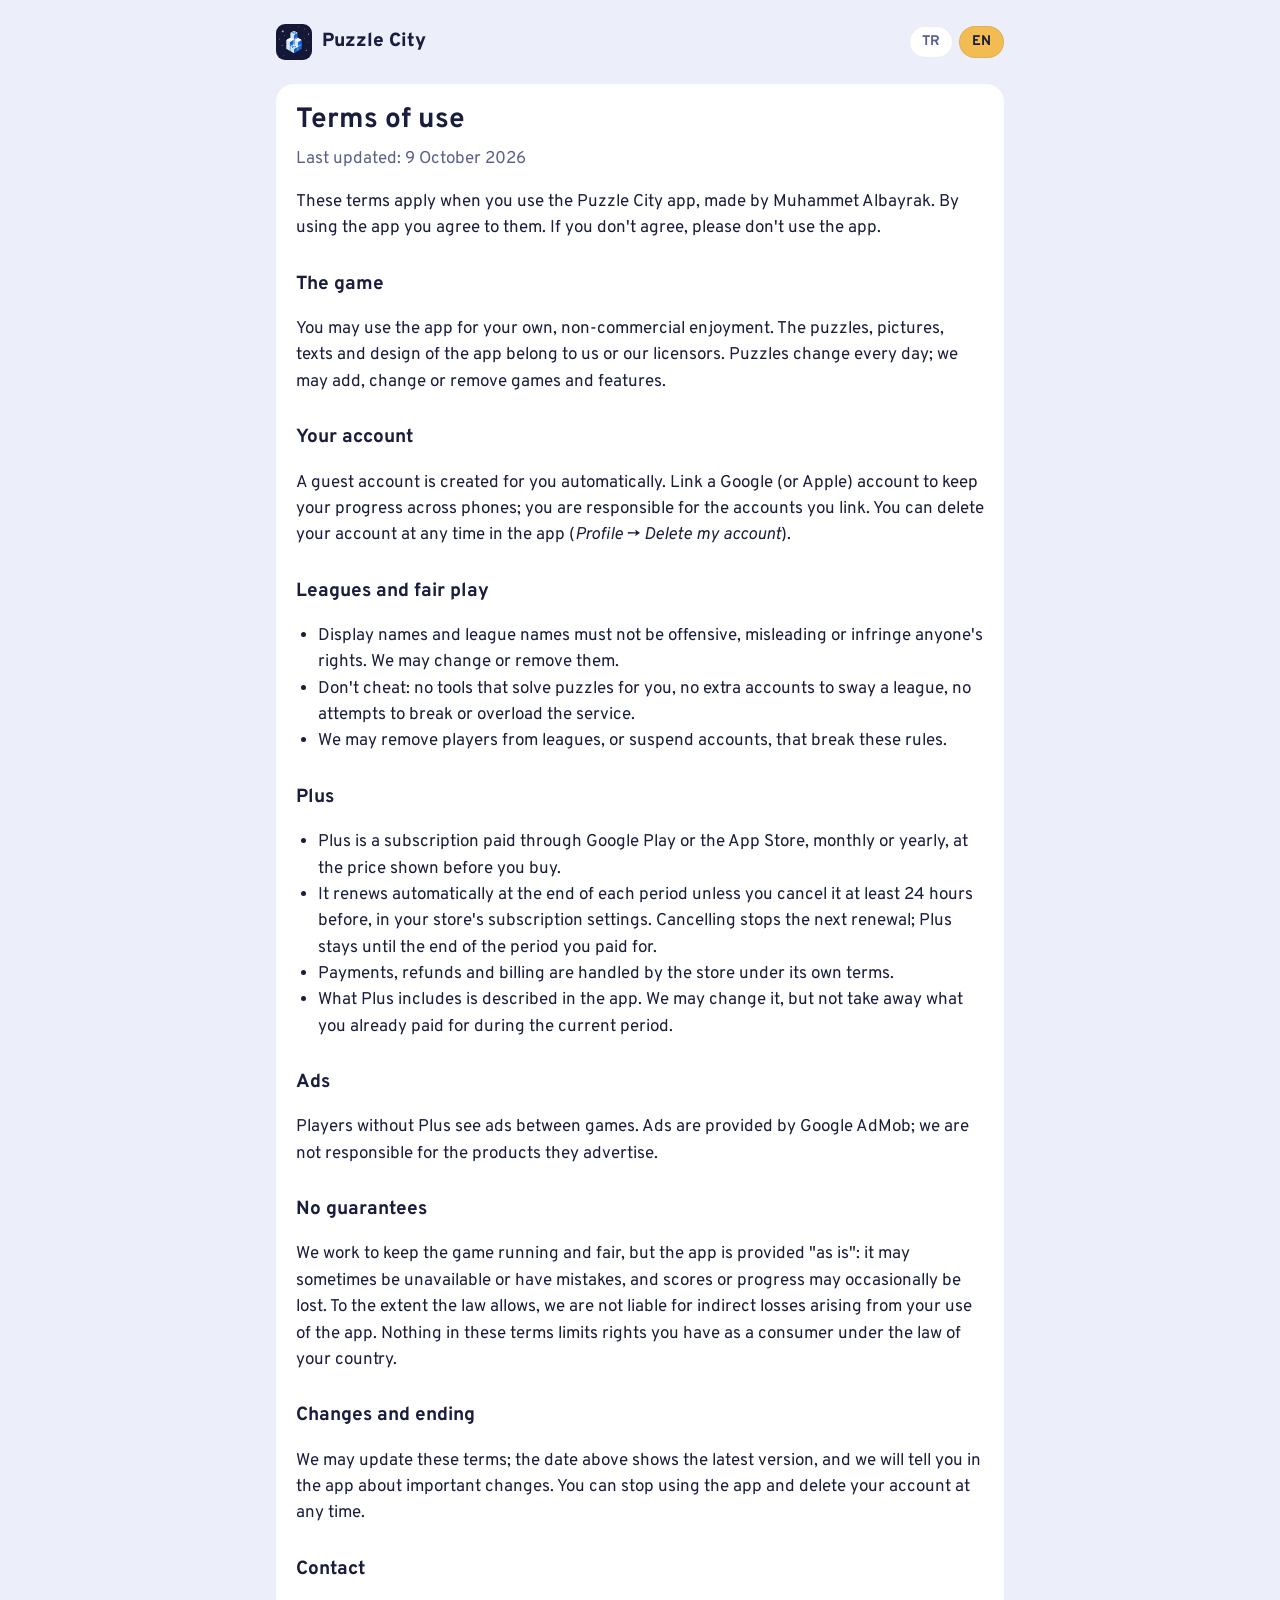
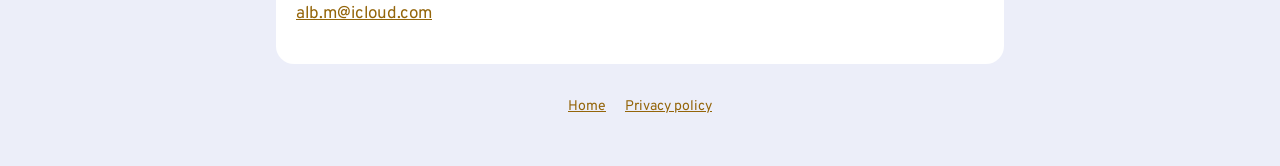
<file: terms/index.html>
<!doctype html>
<html lang="en" data-lang="en"
      data-title-en="Terms of use - Puzzle City"
      data-title-tr="Kullanım koşulları - Bulmaca Şehri">
<head>
  <meta charset="utf-8">
  <meta name="viewport" content="width=device-width, initial-scale=1">
  <title>Terms of use - Puzzle City</title>
  <link rel="icon" href="/assets/app_icon.png">
  <link rel="preconnect" href="https://fonts.googleapis.com">
  <link rel="preconnect" href="https://fonts.gstatic.com" crossorigin>
  <link href="https://fonts.googleapis.com/css2?family=Overpass:wght@400;700;800;900&display=swap" rel="stylesheet">
  <link rel="stylesheet" href="/assets/style.css?v=3">
  <script src="/assets/lang.js"></script>
</head>
<body>
  <div class="page">
    <div class="topbar">
      <a class="brand" href="/">
        <img src="/assets/app_icon.png" alt="">
        <span lang="en">Puzzle City</span><span lang="tr">Bulmaca Şehri</span>
      </a>
      <div class="lang-switch">
        <button type="button" data-set-lang="tr">TR</button>
        <button type="button" data-set-lang="en">EN</button>
      </div>
    </div>

    <article class="card legal" lang="en">
      <h1>Terms of use</h1>
      <p class="updated">Last updated: 9 October 2026</p>

      <p>These terms apply when you use the Puzzle City app, made by Muhammet Albayrak. By using the app you agree to them. If you don't agree, please don't use the app.</p>

      <h2>The game</h2>
      <p>You may use the app for your own, non-commercial enjoyment. The puzzles, pictures, texts and design of the app belong to us or our licensors. Puzzles change every day; we may add, change or remove games and features.</p>

      <h2>Your account</h2>
      <p>A guest account is created for you automatically. Link a Google (or Apple) account to keep your progress across phones; you are responsible for the accounts you link. You can delete your account at any time in the app (<em>Profile → Delete my account</em>).</p>

      <h2>Leagues and fair play</h2>
      <ul>
        <li>Display names and league names must not be offensive, misleading or infringe anyone's rights. We may change or remove them.</li>
        <li>Don't cheat: no tools that solve puzzles for you, no extra accounts to sway a league, no attempts to break or overload the service.</li>
        <li>We may remove players from leagues, or suspend accounts, that break these rules.</li>
      </ul>

      <h2>Plus</h2>
      <ul>
        <li>Plus is a subscription paid through Google Play or the App Store, monthly or yearly, at the price shown before you buy.</li>
        <li>It renews automatically at the end of each period unless you cancel it at least 24 hours before, in your store's subscription settings. Cancelling stops the next renewal; Plus stays until the end of the period you paid for.</li>
        <li>Payments, refunds and billing are handled by the store under its own terms.</li>
        <li>What Plus includes is described in the app. We may change it, but not take away what you already paid for during the current period.</li>
      </ul>

      <h2>Ads</h2>
      <p>Players without Plus see ads between games. Ads are provided by Google AdMob; we are not responsible for the products they advertise.</p>

      <h2>No guarantees</h2>
      <p>We work to keep the game running and fair, but the app is provided "as is": it may sometimes be unavailable or have mistakes, and scores or progress may occasionally be lost. To the extent the law allows, we are not liable for indirect losses arising from your use of the app. Nothing in these terms limits rights you have as a consumer under the law of your country.</p>

      <h2>Changes and ending</h2>
      <p>We may update these terms; the date above shows the latest version, and we will tell you in the app about important changes. You can stop using the app and delete your account at any time.</p>

      <h2>Contact</h2>
      <p><a href="mailto:alb.m@icloud.com">alb.m@icloud.com</a></p>
    </article>

    <article class="card legal" lang="tr">
      <h1>Kullanım koşulları</h1>
      <p class="updated">Son güncelleme: 9 Ekim 2026</p>

      <p>Bu koşullar, Muhammet Albayrak tarafından geliştirilen Bulmaca Şehri uygulamasını kullandığında geçerlidir. Uygulamayı kullanarak bu koşulları kabul etmiş olursun. Kabul etmiyorsan lütfen uygulamayı kullanma.</p>

      <h2>Oyun</h2>
      <p>Uygulamayı kendi kişisel, ticari olmayan eğlencen için kullanabilirsin. Uygulamadaki bulmacalar, resimler, metinler ve tasarım bize ya da lisans verenlerimize aittir. Bulmacalar her gün değişir; oyunları ve özellikleri ekleyebilir, değiştirebilir ya da kaldırabiliriz.</p>

      <h2>Hesabın</h2>
      <p>Sana kendiliğinden bir misafir hesabı oluşturulur. İlerlemeni telefonlar arasında korumak için bir Google (ya da Apple) hesabı bağlayabilirsin; bağladığın hesaplardan sen sorumlusun. Hesabını uygulamadan istediğin zaman silebilirsin (<em>Profil → Hesabımı sil</em>).</p>

      <h2>Ligler ve dürüst oyun</h2>
      <ul>
        <li>Oyuncu adları ve lig adları saldırgan ya da yanıltıcı olamaz, başkalarının haklarını çiğneyemez. Bunları değiştirebilir ya da kaldırabiliriz.</li>
        <li>Hile yapma: bulmacayı senin yerine çözen araçlar, bir ligi etkilemek için ek hesaplar ya da hizmeti bozmaya veya aşırı yüklemeye yönelik girişimler yasaktır.</li>
        <li>Bu kurallara uymayan oyuncuları liglerden çıkarabilir ya da hesaplarını askıya alabiliriz.</li>
      </ul>

      <h2>Plus</h2>
      <ul>
        <li>Plus, Google Play ya da App Store üzerinden aylık veya yıllık ödenen bir aboneliktir; fiyatı satın almadan önce gösterilir.</li>
        <li>Dönem bitmeden en az 24 saat önce mağazanın abonelik ayarlarından iptal etmezsen her dönemin sonunda kendiliğinden yenilenir. İptal, bir sonraki yenilemeyi durdurur; Plus, ödediğin dönemin sonuna kadar sürer.</li>
        <li>Ödemeler, iadeler ve faturalama mağazanın kendi koşullarına göre mağaza tarafından yürütülür.</li>
        <li>Plus'ın içeriği uygulamada anlatılır. Bunu değiştirebiliriz, ancak içinde bulunduğun dönem için ödediğin şeyleri geri almayız.</li>
      </ul>

      <h2>Reklamlar</h2>
      <p>Plus'ı olmayan oyuncular oyunların arasında reklam görür. Reklamları Google AdMob sağlar; reklamı yapılan ürünlerden biz sorumlu değiliz.</p>

      <h2>Garanti verilmemesi</h2>
      <p>Oyunu çalışır ve adil tutmak için çalışıyoruz, ancak uygulama "olduğu gibi" sunulur: zaman zaman erişilemeyebilir ya da hatalar içerebilir; puanlar veya ilerleme nadiren kaybolabilir. Yasanın izin verdiği ölçüde, uygulamayı kullanmandan doğan dolaylı zararlardan sorumlu değiliz. Bu koşullardaki hiçbir şey, ülkenin yasalarına göre tüketici olarak sahip olduğun hakları sınırlamaz.</p>

      <h2>Değişiklikler ve sona erme</h2>
      <p>Bu koşulları güncelleyebiliriz; yukarıdaki tarih son sürümü gösterir ve önemli değişiklikleri uygulamada bildiririz. Uygulamayı kullanmayı istediğin zaman bırakabilir ve hesabını silebilirsin.</p>

      <h2>İletişim</h2>
      <p><a href="mailto:alb.m@icloud.com">alb.m@icloud.com</a></p>
    </article>

    <footer>
      <a href="/"><span lang="en">Home</span><span lang="tr">Ana sayfa</span></a>
      <a href="/privacy/"><span lang="en">Privacy policy</span><span lang="tr">Gizlilik politikası</span></a>
    </footer>
  </div>
</body>
</html>
</file>
<file: assets/style.css>
/* Puzzle City site: the app's "Alacakaranlık" palette. Night by default,
   day when the device prefers light. */
:root {
  --background: #12152b;
  --surface: #1c2042;
  --ink: #f2efff;
  --ink-muted: #a7a4cc;
  --outline: rgba(255, 255, 255, 0.08);
  --accent: #c3ccEB;
  --on-accent: #1b1530;
  --accent-ink: #c3ccEB;
  --sky-top: #141836;
  --sky-bottom: #4a3466;
  --window-on: #c3ccEB;
  --radius: 18px;
}

@media (prefers-color-scheme: light) {
  :root {
    --background: #eceef9;
    --surface: #ffffff;
    --ink: #1a1d3d;
    --ink-muted: #5b6090;
    --outline: rgba(26, 29, 61, 0.08);
    --accent: #f2bc52;
    --on-accent: #1a1d3d;
    --accent-ink: #94650a;
    --sky-top: #bfd0f0;
    --sky-bottom: #f5dde3;
    --window-on: #f7c766;
  }
}

* { box-sizing: border-box; }

html { -webkit-text-size-adjust: 100%; }

body {
  margin: 0;
  background: var(--background);
  color: var(--ink);
  font-family: "Overpass", system-ui, -apple-system, "Segoe UI", sans-serif;
  font-size: 17px;
  line-height: 1.55;
}

/* Only the chosen language shows; both are in the page for readers
   without JavaScript. */
html[data-lang="tr"] [lang="en"]:not(html),
html[data-lang="en"] [lang="tr"]:not(html) { display: none; }

a { color: var(--accent-ink); }

.page {
  max-width: 760px;
  margin: 0 auto;
  padding: 24px 16px 48px;
}

.topbar {
  display: flex;
  align-items: center;
  justify-content: space-between;
  gap: 12px;
  margin-bottom: 24px;
}

.brand {
  display: flex;
  align-items: center;
  gap: 10px;
  color: var(--ink);
  text-decoration: none;
  font-weight: 800;
  font-size: 19px;
}

.brand img { width: 36px; height: 36px; border-radius: 9px; }

.lang-switch { display: flex; gap: 6px; }

.lang-switch button {
  font: inherit;
  font-size: 14px;
  font-weight: 700;
  padding: 4px 12px;
  border-radius: 999px;
  border: 1px solid var(--outline);
  background: var(--surface);
  color: var(--ink-muted);
  cursor: pointer;
}

.lang-switch button[aria-pressed="true"] {
  background: var(--accent);
  color: var(--on-accent);
}

.hero {
  padding: 32px 24px;
  border-radius: var(--radius);
  background: linear-gradient(135deg, var(--sky-top), var(--sky-bottom));
  text-align: center;
}

.hero img { width: 96px; height: 96px; border-radius: 22px; }

.hero h1 { margin: 16px 0 4px; font-size: 32px; line-height: 1.2; }

.hero p { margin: 0; color: var(--ink-muted); }

.card {
  margin-top: 16px;
  padding: 20px;
  border-radius: var(--radius);
  background: var(--surface);
}

.card h2 { margin: 0 0 8px; font-size: 20px; }

.buildings {
  display: grid;
  grid-template-columns: repeat(auto-fit, minmax(200px, 1fr));
  gap: 10px;
  margin: 0;
  padding: 0;
  list-style: none;
}

.buildings li {
  padding: 12px 14px;
  border-radius: 12px;
  border: 1px solid var(--outline);
}

.buildings strong { display: block; }

.buildings span { color: var(--ink-muted); font-size: 15px; }

.stores {
  display: flex;
  flex-wrap: wrap;
  gap: 10px;
  justify-content: center;
  margin-top: 20px;
}

.button {
  display: inline-block;
  padding: 12px 22px;
  border-radius: 999px;
  background: var(--accent);
  color: var(--on-accent);
  font-weight: 800;
  text-decoration: none;
}

.button.secondary {
  background: transparent;
  color: var(--ink);
  border: 1px solid var(--ink-muted);
}

.button[aria-disabled="true"] { opacity: 0.55; pointer-events: none; }

.code {
  font-size: 44px;
  font-weight: 900;
  letter-spacing: 10px;
  margin: 8px 0;
  overflow-wrap: anywhere;
}

.legal h1 { font-size: 28px; margin: 0 0 4px; }

.legal h2 { font-size: 19px; margin: 28px 0 6px; }

.legal .updated { color: var(--ink-muted); margin: 0 0 16px; }

.legal ul, .legal ol { padding-left: 22px; }

.card h1 { margin: 0 0 8px; font-size: 28px; line-height: 1.2; }

/* Press kit */
.city-video {
  display: block;
  width: 100%;
  aspect-ratio: 3 / 2;
  border-radius: var(--radius);
  background: var(--surface);
}

.facts {
  display: grid;
  grid-template-columns: max-content 1fr;
  gap: 6px 16px;
  margin: 0;
}

.facts dt { color: var(--ink-muted); }

.facts dd { margin: 0; }

.shots {
  display: flex;
  gap: 10px;
  overflow-x: auto;
  padding-bottom: 6px;
}

.shots a { flex: 0 0 auto; }

.shots img {
  display: block;
  width: 160px;
  height: auto;
  border-radius: 14px;
}

.downloads { margin: 0; padding-left: 22px; }

@media (max-width: 480px) {
  .facts { grid-template-columns: 1fr; gap: 0; }
  .facts dd { margin-bottom: 8px; }
}

footer {
  margin-top: 32px;
  color: var(--ink-muted);
  font-size: 14px;
  text-align: center;
}

footer a { margin: 0 8px; }
</file>
